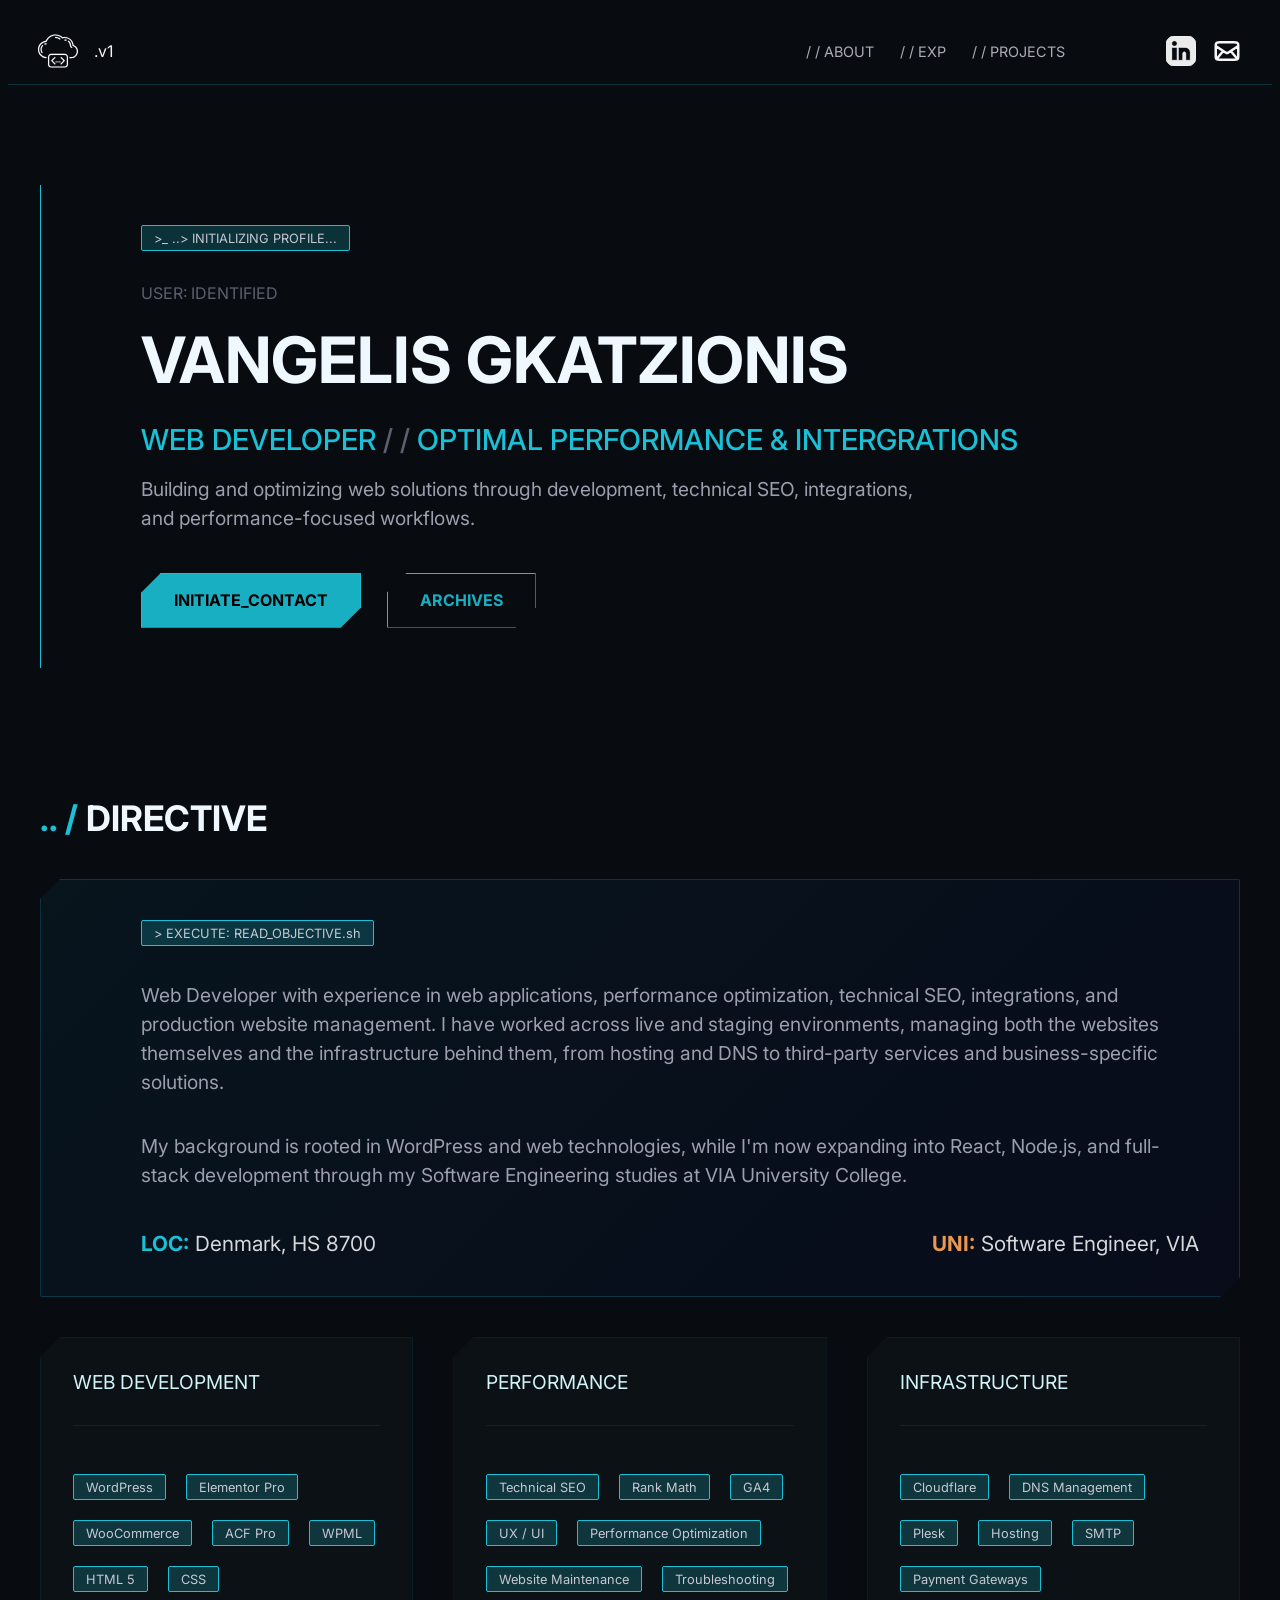
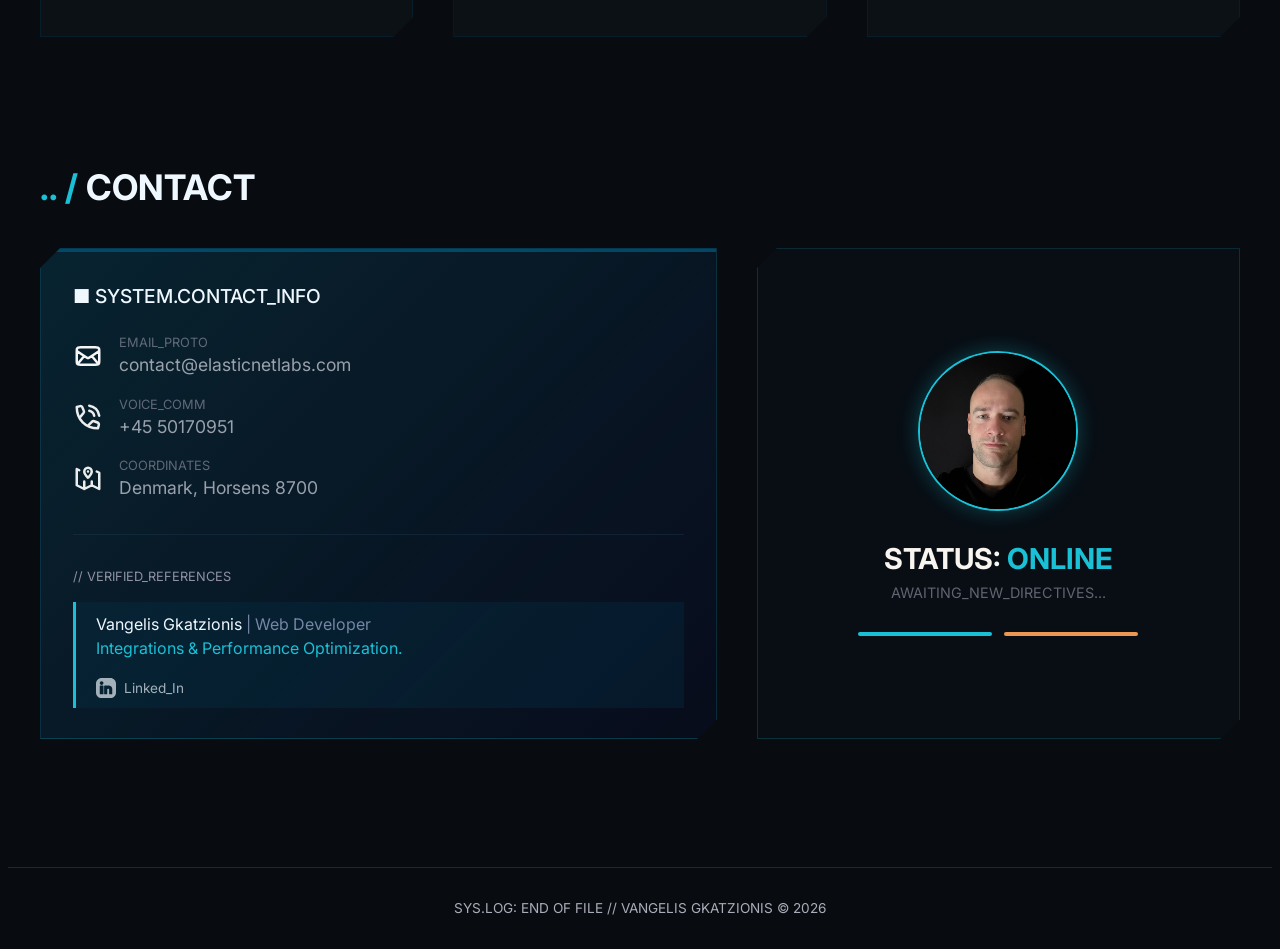
<file: index.html>
<!doctype html>
<html lang="en">
  <head>
    <meta charset="UTF-8" />
    <meta name="viewport" content="width=device-width, initial-scale=1.0" />
    <title>My Portfolio</title>
    <link rel="preconnect" href="https://fonts.googleapis.com" />
    <link rel="preconnect" href="https://fonts.gstatic.com" crossorigin />
    <link
      href="https://fonts.googleapis.com/css2?family=Inter:wght@400;500;700&display=swap"
      rel="stylesheet"
    />
    <link rel="stylesheet" href="css/resets.css" />
    <link rel="stylesheet" href="css/color-palette.css" />
    <link rel="stylesheet" href="css/fonts.css" />
    <link rel="stylesheet" href="css/nav-menu.css" />
    <link rel="stylesheet" href="css/styles.css" />
  </head>

  <body>
    <header>
      <nav class="navigation-wrapper">
        <div>
          <a href="index.html" id="web-tag">
            <img src="images/tag-icon.svg" alt="website logo" width="40" />
            <span id="logo-text">.v1</span>
          </a>
        </div>

        <ul class="mbtn" role="list">
          <li><a href="about.html">/ / ABOUT</a></li>
          <li><a href="exp.html">/ / EXP</a></li>
          <li><a href="projects.html">/ / PROJECTS</a></li>
        </ul>

        <div id="nav-social">
          <a
            href="https://www.linkedin.com/in/vangelis-gkatzionis/"
            target="_blank"
            rel="noopener noreferrer"
          >
            <img src="images/social-linkedin.svg" alt="LinkedIn" width="30" />
          </a>

          <a href="mailto:contact@elasticnetlabs.com">
            <img
              src="images/mail-me.svg"
              alt="Email icon in header menu"
              width="30"
            />
          </a>
        </div>
      </nav>
    </header>

    <main>
      <section id="hero-container">
        <div id="sub-hero-1">
          <span class="text-tag">>_ ..> INITIALIZING PROFILE...</span>

          <span id="hero-subtext">USER: IDENTIFIED</span>

          <h1>VANGELIS GKATZIONIS</h1>

          <h3>
            WEB DEVELOPER <span class="color-split-grey">/ /</span> OPTIMAL
            PERFORMANCE & INTERGRATIONS
          </h3>

          <p>
            Building and optimizing web solutions through development, technical
            SEO, integrations, and performance-focused workflows.
          </p>
        </div>

        <div id="sub-hero-2">
          <a id="button-hero-1" href="#home-contact-wrapper"
            >INITIATE_CONTACT</a
          >
          <a id="button-hero-2" href="projects.html">ARCHIVES</a>
        </div>
      </section>

      <div class="home-section-headlines">
        <h2><span>.. /</span> DIRECTIVE</h2>
      </div>

      <section id="home-about-wrapper">
        <div id="home-about-card">
          <span class="text-tag">> EXECUTE: READ_OBJECTIVE.sh</span>
          <p>
            Web Developer with experience in web applications, performance
            optimization, technical SEO, integrations, and production website
            management. I have worked across live and staging environments,
            managing both the websites themselves and the infrastructure behind
            them, from hosting and DNS to third-party services and
            business-specific solutions.
          </p>
          <p>
            My background is rooted in WordPress and web technologies, while I'm
            now expanding into React, Node.js, and full-stack development
            through my Software Engineering studies at VIA University College.
          </p>
          <div id="home-about-card-footer">
            <h4><span id="text-loc">LOC:</span> Denmark, HS 8700</h4>
            <h4><span id="text-cert">UNI:</span> Software Engineer, VIA</h4>
          </div>
        </div>
      </section>

      <section id="home-exp-card-wrapper">
        <div class="home-exp-card">
          <h3>WEB DEVELOPMENT</h3>
          <div class="divider"></div>
          <ul class="home-exp-card-inner" role="list">
            <li>WordPress</li>
            <li>Elementor Pro</li>
            <li>WooCommerce</li>
            <li>ACF Pro</li>
            <li>WPML</li>
            <li>HTML 5</li>
            <li>CSS</li>
          </ul>
        </div>
        <div class="home-exp-card">
          <h3>PERFORMANCE</h3>
          <div class="divider"></div>
          <ul class="home-exp-card-inner" role="list">
            <li>Technical SEO</li>
            <li>Rank Math</li>
            <li>GA4</li>
            <li>UX / UI</li>
            <li>Performance Optimization</li>
            <li>Website Maintenance</li>
            <li>Troubleshooting</li>
          </ul>
        </div>
        <div class="home-exp-card">
          <h3>INFRASTRUCTURE</h3>
          <div class="divider"></div>
          <ul class="home-exp-card-inner" role="list">
            <li>Cloudflare</li>
            <li>DNS Management</li>
            <li>Plesk</li>
            <li>Hosting</li>
            <li>SMTP</li>
            <li>Payment Gateways</li>
          </ul>
        </div>
      </section>

      <div class="home-section-headlines">
        <h2><span>.. /</span> CONTACT</h2>
      </div>

      <section id="home-contact-wrapper">
        <div id="home-contact-card-1">
          <h3><span id="square-typo">■</span> SYSTEM.CONTACT_INFO</h3>
          <div class="contact-row">
            <span class="icon">
              <img src="images/mail-me.svg" alt="small mail icon" width="30" />
            </span>
            <div class="contact-text">
              <span class="label">EMAIL_PROTO</span>
              <span class="value">contact@elasticnetlabs.com</span>
            </div>
          </div>
          <div class="contact-row">
            <span class="icon">
              <img
                src="images/phone-call.svg"
                alt="small phone icon"
                width="30"
              />
            </span>
            <div class="contact-text">
              <span class="label">VOICE_COMM</span>
              <span class="value">+45 50170951</span>
            </div>
          </div>
          <div class="contact-row">
            <span class="icon">
              <img src="images/my-map.svg" alt="small map icon" width="30" />
            </span>
            <div class="contact-text">
              <span class="label">COORDINATES</span>
              <span class="value">Denmark, Horsens 8700</span>
            </div>
          </div>

          <div class="divider"></div>
          <h5>// VERIFIED_REFERENCES</h5>

          <div class="contact-row-footer">
            <div class="contact-text">
              <span class="label-card-footer"
                >Vangelis Gkatzionis <span>| Web Developer</span></span
              >
              <span class="label-card-footer-2"
                >Integrations & Performance Optimization.</span
              >
              <a
                href="https://www.linkedin.com/in/vangelis-gkatzionis/"
                class="value-card-footer"
                target="_blank"
                rel="noopener noreferrer"
              >
                <svg
                  width="20"
                  height="20"
                  viewBox="0 0 32 32"
                  aria-label="LinkedIn"
                >
                  <path
                    fill="currentColor"
                    d="M23,0H9C4,0,0,4,0,9v14c0,5,4,9,9,9h14c5,0,9-4,9-9V9C32,4,28,0,23,0z M12,25c0,0.6-0.4,1-1,1H7c-0.6,0-1-0.4-1-1V13 c0-0.6,0.4-1,1-1h4c0.6,0,1,0.4,1,1V25z M9,11c-1.7,0-3-1.3-3-3s1.3-3,3-3s3,1.3,3,3S10.7,11,9,11z M26,25c0,0.6-0.4,1-1,1h-3 c-0.6,0-1-0.4-1-1v-3.5v-1v-2c0-0.8-0.7-1.5-1.5-1.5S18,17.7,18,18.5v2v1V25c0,0.6-0.4,1-1,1h-3c-0.6,0-1-0.4-1-1V13 c0-0.6,0.4-1,1-1h4c0.3,0,0.5,0.1,0.7,0.3c0.6-0.2,1.2-0.3,1.8-0.3c3,0,5.5,2.5,5.5,5.5V25z"
                  />
                </svg>

                Linked_In
              </a>
            </div>
          </div>
        </div>

        <div id="home-contact-card-2">
          <div class="profile-circle">
            <img src="images/selfie.jpg" alt="a photo of me" />
          </div>

          <div class="status-block">
            <h3>
              <span class="status-label">STATUS:</span>
              <span class="status-value">ONLINE</span>
            </h3>
            <h4>AWAITING_NEW_DIRECTIVES...</h4>
          </div>

          <div class="status-bars">
            <div class="bar bar-cyan"></div>
            <div class="bar bar-orange"></div>
          </div>
        </div>
      </section>
    </main>

    <footer>
      <div id="footer-wrapper">
        <h5>SYS.LOG: END OF FILE // VANGELIS GKATZIONIS © 2026</h5>
      </div>
    </footer>
  </body>
</html>
</file>
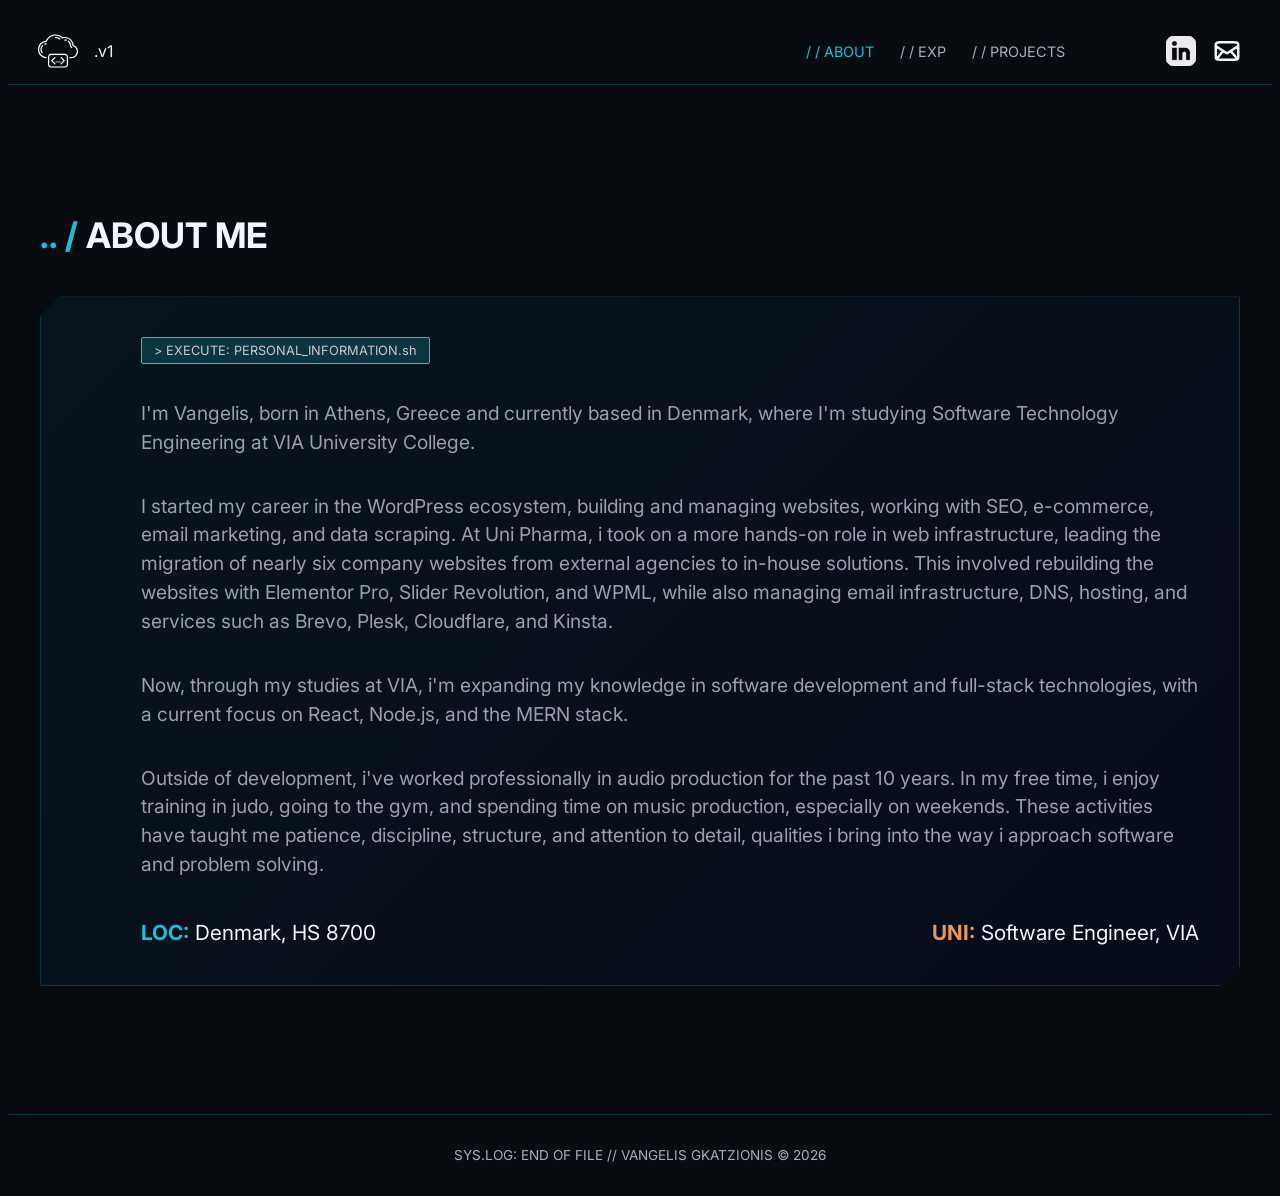
<file: about.html>
<!doctype html>
<html lang="en">
  <head>
    <meta charset="UTF-8" />
    <meta name="viewport" content="width=device-width, initial-scale=1.0" />
    <title>My Portfolio</title>
    <link rel="preconnect" href="https://fonts.googleapis.com" />
    <link rel="preconnect" href="https://fonts.gstatic.com" crossorigin />
    <link
      href="https://fonts.googleapis.com/css2?family=Inter:wght@400;500;700&display=swap"
      rel="stylesheet"
    />
    <link rel="stylesheet" href="css/resets.css" />
    <link rel="stylesheet" href="css/color-palette.css" />
    <link rel="stylesheet" href="css/fonts.css" />
    <link rel="stylesheet" href="css/nav-menu.css" />
    <link rel="stylesheet" href="css/styles.css" />
  </head>
  <body>
    <header>
      <nav class="navigation-wrapper">
        <div>
          <a href="index.html" id="web-tag">
            <img src="images/tag-icon.svg" alt="website logo" width="40" />
            <span id="logo-text">.v1</span>
          </a>
        </div>

        <ul class="mbtn" role="list">
          <li><a class="active" href="about.html">/ / ABOUT</a></li>
          <li><a href="exp.html">/ / EXP</a></li>
          <li><a href="projects.html">/ / PROJECTS</a></li>
        </ul>

        <div id="nav-social">
          <a
            href="https://www.linkedin.com/in/vangelis-gkatzionis/"
            target="_blank"
            rel="noopener noreferrer"
          >
            <img src="images/social-linkedin.svg" alt="LinkedIn" width="30" />
          </a>

          <a href="mailto:contact@elasticnetlabs.com">
            <img
              src="images/mail-me.svg"
              alt="Email icon in header menu"
              width="30"
            />
          </a>
        </div>
      </nav>
    </header>
    <main>
      <div class="home-section-headlines">
        <h2><span>.. /</span> ABOUT ME</h2>
      </div>

      <section>
        <div id="about-card">
          <span class="text-tag">> EXECUTE: PERSONAL_INFORMATION.sh</span>
          <p>
            I'm Vangelis, born in Athens, Greece and currently based in Denmark,
            where I'm studying Software Technology Engineering at VIA University
            College.
          </p>

          <p>
            I started my career in the WordPress ecosystem, building and
            managing websites, working with SEO, e-commerce, email marketing,
            and data scraping. At Uni Pharma, i took on a more hands-on role in
            web infrastructure, leading the migration of nearly six company
            websites from external agencies to in-house solutions. This involved
            rebuilding the websites with Elementor Pro, Slider Revolution, and
            WPML, while also managing email infrastructure, DNS, hosting, and
            services such as Brevo, Plesk, Cloudflare, and Kinsta.
          </p>

          <p>
            Now, through my studies at VIA, i'm expanding my knowledge in
            software development and full-stack technologies, with a current
            focus on React, Node.js, and the MERN stack.
          </p>

          <p>
            Outside of development, i've worked professionally in audio
            production for the past 10 years. In my free time, i enjoy training
            in judo, going to the gym, and spending time on music production,
            especially on weekends. These activities have taught me patience,
            discipline, structure, and attention to detail, qualities i bring
            into the way i approach software and problem solving.
          </p>
          <div id="card-footer">
            <h4><span id="text-loc">LOC:</span> Denmark, HS 8700</h4>
            <h4><span id="text-cert">UNI:</span> Software Engineer, VIA</h4>
          </div>
        </div>
      </section>
    </main>
    <footer>
      <div id="footer-wrapper">
        <h5>SYS.LOG: END OF FILE // VANGELIS GKATZIONIS © 2026</h5>
      </div>
    </footer>
  </body>
</html>
</file>
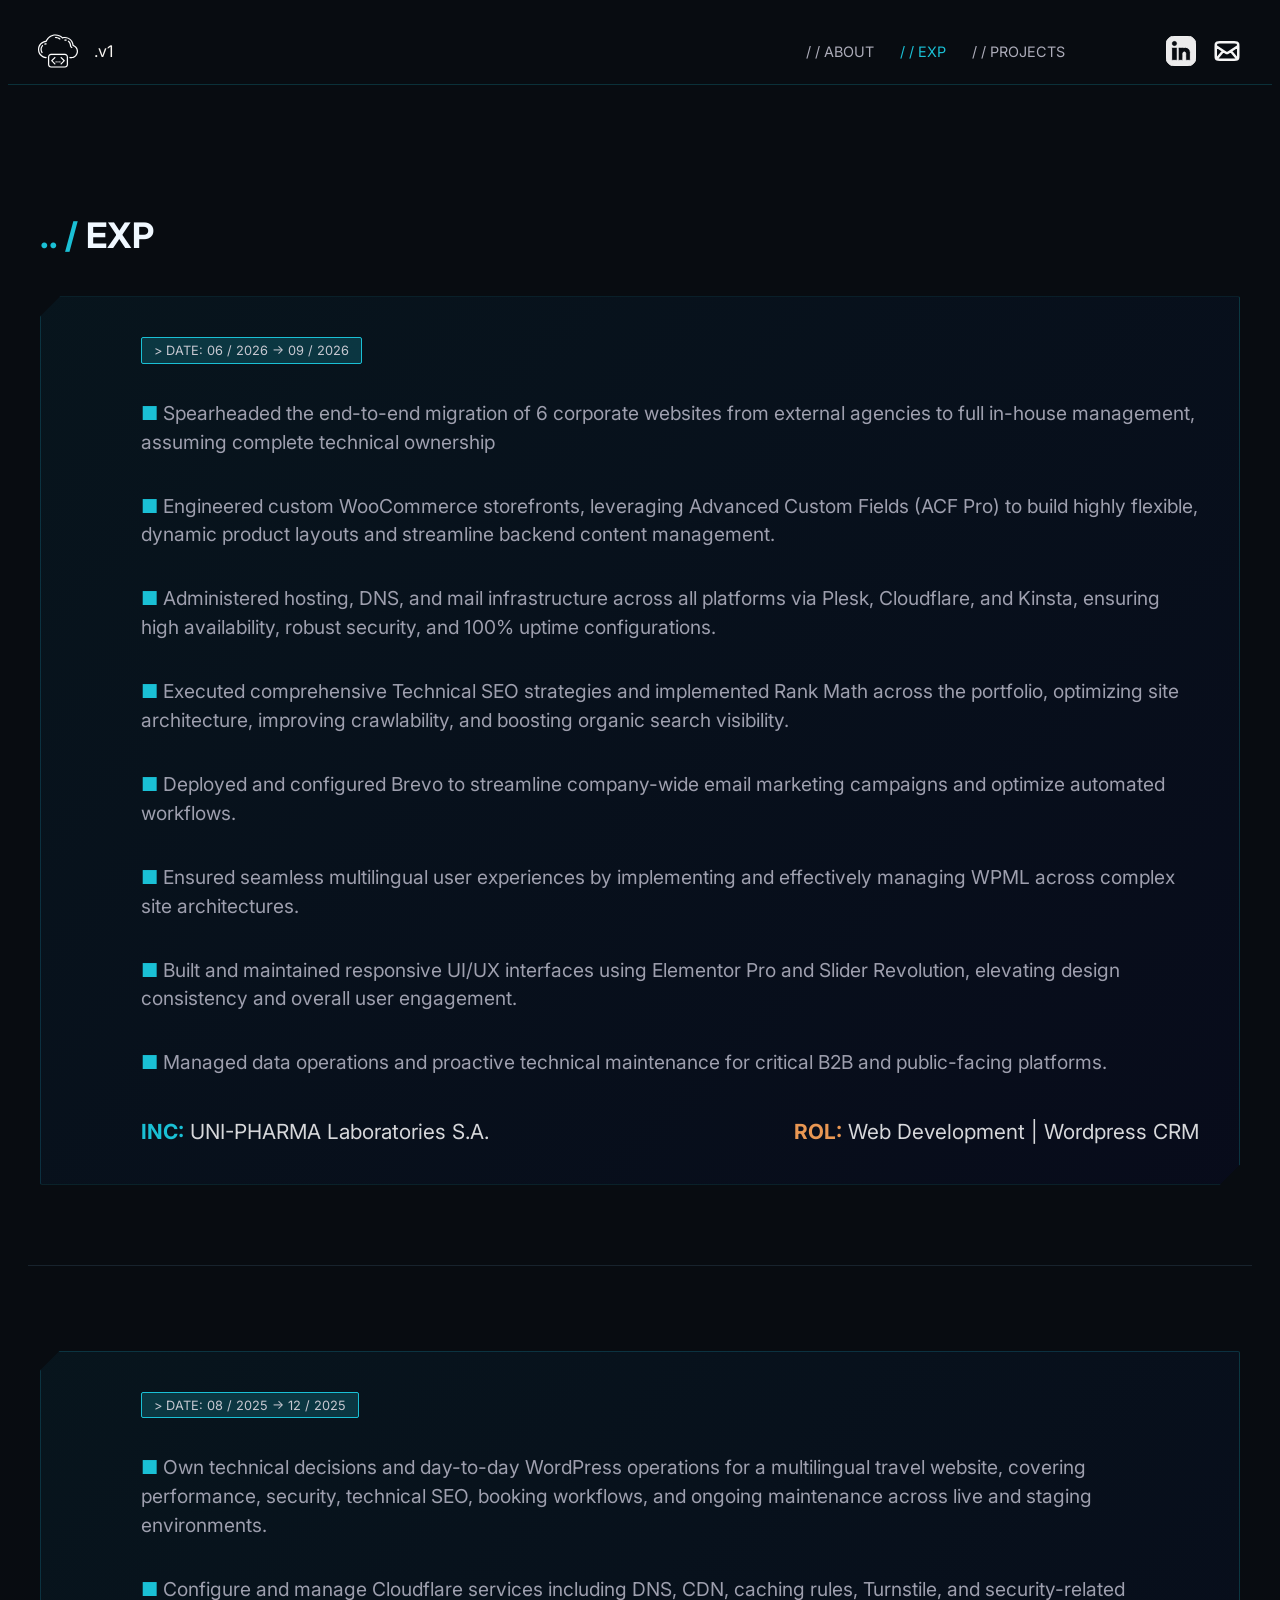
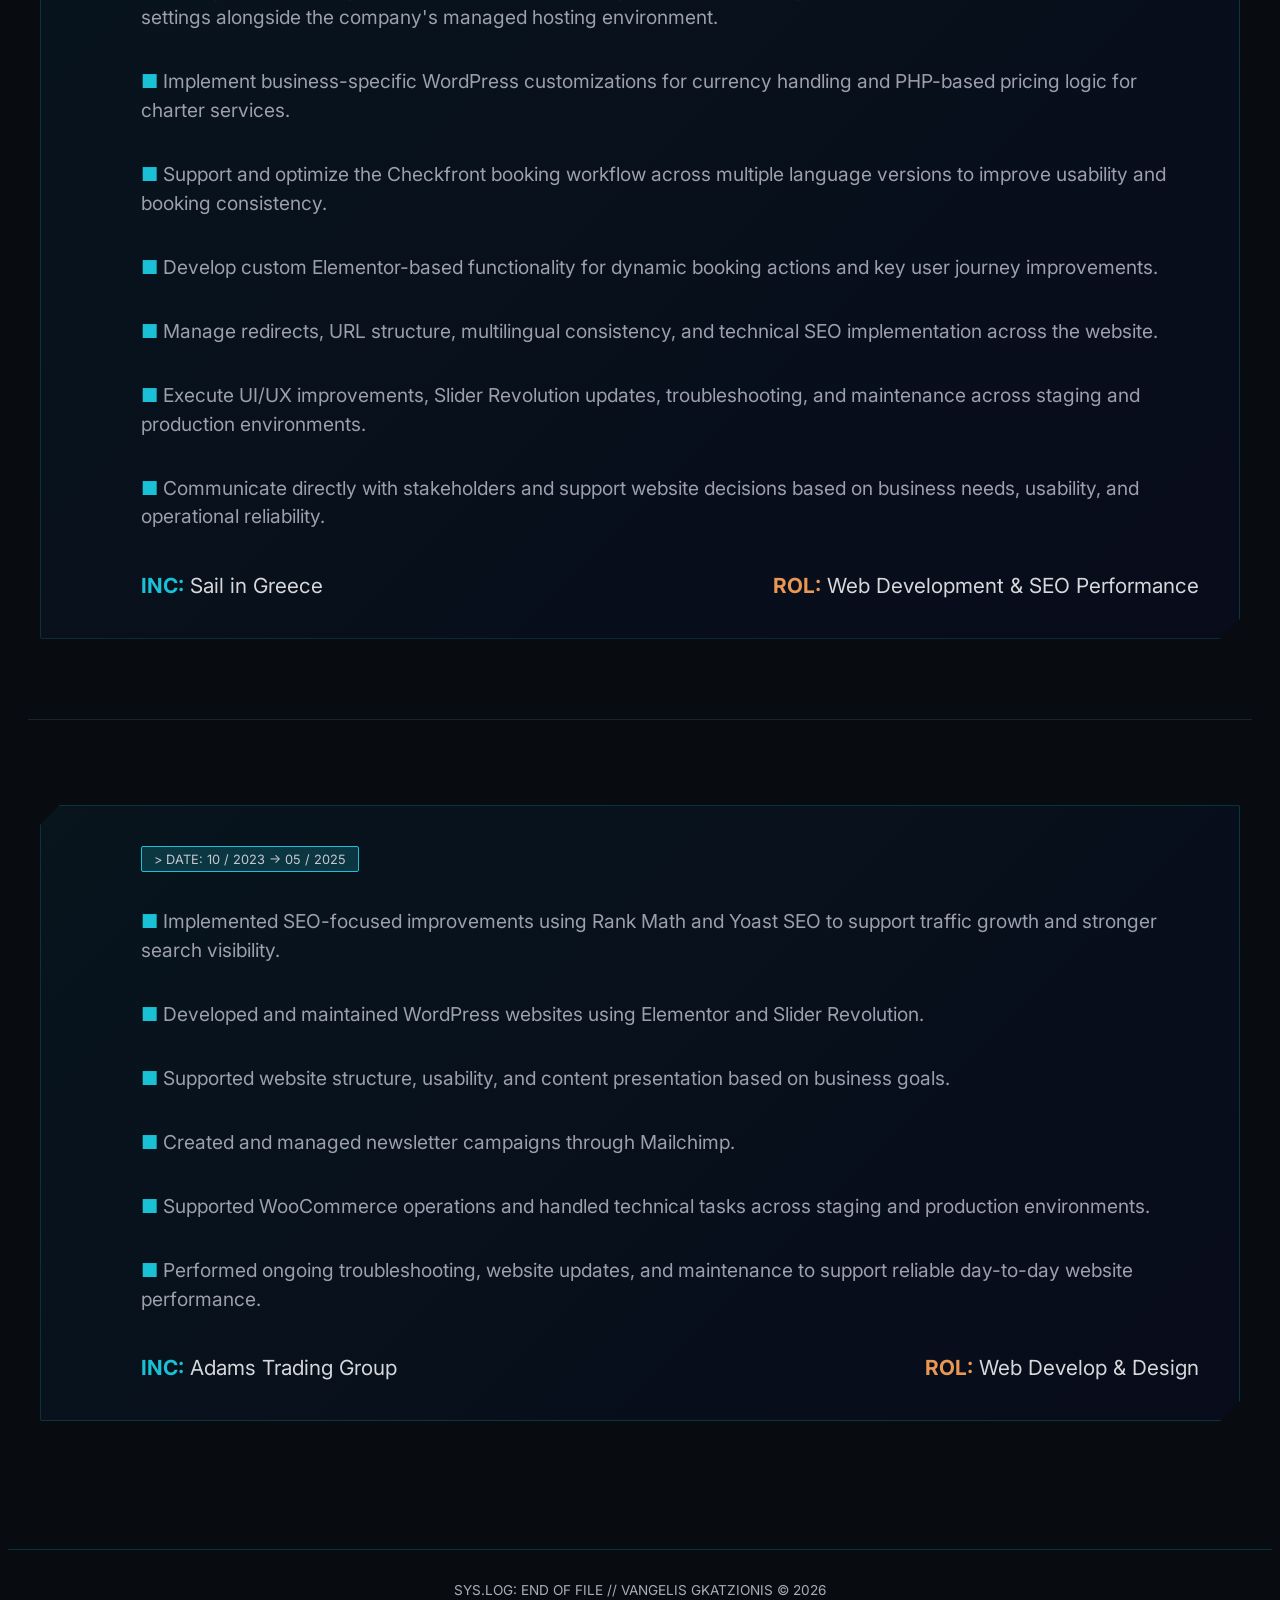
<file: exp.html>
<!doctype html>
<html lang="en">
  <head>
    <meta charset="UTF-8" />
    <meta name="viewport" content="width=device-width, initial-scale=1.0" />
    <title>My Portfolio</title>
    <link rel="preconnect" href="https://fonts.googleapis.com" />
    <link rel="preconnect" href="https://fonts.gstatic.com" crossorigin />
    <link
      href="https://fonts.googleapis.com/css2?family=Inter:wght@400;500;700&display=swap"
      rel="stylesheet"
    />
    <link rel="stylesheet" href="css/resets.css" />
    <link rel="stylesheet" href="css/color-palette.css" />
    <link rel="stylesheet" href="css/fonts.css" />
    <link rel="stylesheet" href="css/nav-menu.css" />
    <link rel="stylesheet" href="css/styles.css" />
  </head>
  <body>
    <header>
      <nav class="navigation-wrapper">
        <div>
          <a href="index.html" id="web-tag">
            <img src="images/tag-icon.svg" alt="website logo" width="40" />
            <span id="logo-text">.v1</span>
          </a>
        </div>

        <ul class="mbtn" role="list">
          <li><a href="about.html">/ / ABOUT</a></li>
          <li><a class="active" href="exp.html">/ / EXP</a></li>
          <li><a href="projects.html">/ / PROJECTS</a></li>
        </ul>

        <div id="nav-social">
          <a
            href="https://www.linkedin.com/in/vangelis-gkatzionis/"
            target="_blank"
            rel="noopener noreferrer"
          >
            <img
              src="images/social-linkedin.svg"
              alt="LinkedIn"
              width="30"
            />
          </a>

          <a href="mailto:contact@elasticnetlabs.com">
            <img
              src="images/mail-me.svg"
              alt="Email icon in header menu"
              width="30"
            />
          </a>
        </div>
      </nav>
    </header>
    <main>
      <div class="home-section-headlines">
        <h2><span>.. /</span> EXP</h2>
      </div>

      <section class="exp-wrapper">
        <div class="exp-card">
          <span class="exp-text-tag">> DATE: 06 / 2026 -> 09 / 2026</span>
          <p>
            <span class="square-typo">■</span> Spearheaded the end-to-end
            migration of 6 corporate websites from external agencies to full
            in-house management, assuming complete technical ownership
          </p>
          <p>
            <span class="square-typo">■</span> Engineered custom WooCommerce
            storefronts, leveraging Advanced Custom Fields (ACF Pro) to build
            highly flexible, dynamic product layouts and streamline backend
            content management.
          </p>
          <p>
            <span class="square-typo">■</span> Administered hosting, DNS, and
            mail infrastructure across all platforms via Plesk, Cloudflare, and
            Kinsta, ensuring high availability, robust security, and 100% uptime
            configurations.
          </p>
          <p>
            <span class="square-typo">■</span> Executed comprehensive Technical
            SEO strategies and implemented Rank Math across the portfolio,
            optimizing site architecture, improving crawlability, and boosting
            organic search visibility.
          </p>
          <p>
            <span class="square-typo">■</span> Deployed and configured Brevo to
            streamline company-wide email marketing campaigns and optimize
            automated workflows.
          </p>
          <p>
            <span class="square-typo">■</span> Ensured seamless multilingual
            user experiences by implementing and effectively managing WPML
            across complex site architectures.
          </p>
          <p>
            <span class="square-typo">■</span> Built and maintained responsive
            UI/UX interfaces using Elementor Pro and Slider Revolution,
            elevating design consistency and overall user engagement.
          </p>
          <p>
            <span class="square-typo">■</span> Managed data operations and
            proactive technical maintenance for critical B2B and public-facing
            platforms.
          </p>
          <div class="home-about-card-footer">
            <h4>
              <span class="text-loc">INC:</span> UNI-PHARMA Laboratories S.A.
            </h4>
            <h4>
              <span class="text-cert">ROL:</span> Web Development | Wordpress
              CRM
            </h4>
          </div>
        </div>
      </section>
      <div class="body-divider"></div>
      <section class="exp-wrapper">
        <div class="exp-card">
          <span class="exp-text-tag">> DATE: 08 / 2025 -> 12 / 2025 </span>
          <p>
            <span class="square-typo">■</span> Own technical decisions and
            day-to-day WordPress operations for a multilingual travel website,
            covering performance, security, technical SEO, booking workflows,
            and ongoing maintenance across live and staging environments.
          </p>
          <p>
            <span class="square-typo">■</span> Configure and manage Cloudflare
            services including DNS, CDN, caching rules, Turnstile, and
            security-related settings alongside the company's managed hosting
            environment.
          </p>
          <p>
            <span class="square-typo">■</span> Implement business-specific
            WordPress customizations for currency handling and PHP-based pricing
            logic for charter services.
          </p>
          <p>
            <span class="square-typo">■</span> Support and optimize the
            Checkfront booking workflow across multiple language versions to
            improve usability and booking consistency.
          </p>
          <p>
            <span class="square-typo">■</span> Develop custom Elementor-based
            functionality for dynamic booking actions and key user journey
            improvements.
          </p>
          <p>
            <span class="square-typo">■</span> Manage redirects, URL structure,
            multilingual consistency, and technical SEO implementation across
            the website.
          </p>
          <p>
            <span class="square-typo">■</span> Execute UI/UX improvements,
            Slider Revolution updates, troubleshooting, and maintenance across
            staging and production environments.
          </p>
          <p>
            <span class="square-typo">■</span> Communicate directly with
            stakeholders and support website decisions based on business needs,
            usability, and operational reliability.
          </p>
          <div class="home-about-card-footer">
            <h4><span class="text-loc">INC:</span> Sail in Greece</h4>
            <h4>
              <span class="text-cert">ROL:</span> Web Development & SEO
              Performance
            </h4>
          </div>
        </div>
      </section>
      <div class="body-divider"></div>
      <section class="exp-wrapper">
        <div class="exp-card">
          <span class="exp-text-tag">> DATE: 10 / 2023 -> 05 / 2025</span>
          <p>
            <span class="square-typo">■</span> Implemented SEO-focused
            improvements using Rank Math and Yoast SEO to support traffic growth
            and stronger search visibility.
          </p>
          <p>
            <span class="square-typo">■</span> Developed and maintained
            WordPress websites using Elementor and Slider Revolution.
          </p>
          <p>
            <span class="square-typo">■</span> Supported website structure,
            usability, and content presentation based on business goals.
          </p>
          <p>
            <span class="square-typo">■</span> Created and managed newsletter
            campaigns through Mailchimp.
          </p>
          <p>
            <span class="square-typo">■</span> Supported WooCommerce operations
            and handled technical tasks across staging and production
            environments.
          </p>
          <p>
            <span class="square-typo">■</span> Performed ongoing
            troubleshooting, website updates, and maintenance to support
            reliable day-to-day website performance.
          </p>
          <div class="home-about-card-footer">
            <h4><span class="text-loc">INC:</span> Adams Trading Group</h4>
            <h4><span class="text-cert">ROL:</span> Web Develop & Design</h4>
          </div>
        </div>
      </section>
    </main>
    <footer>
      <div id="footer-wrapper">
        <h5>SYS.LOG: END OF FILE // VANGELIS GKATZIONIS © 2026</h5>
      </div>
    </footer>
  </body>
</html>
</file>
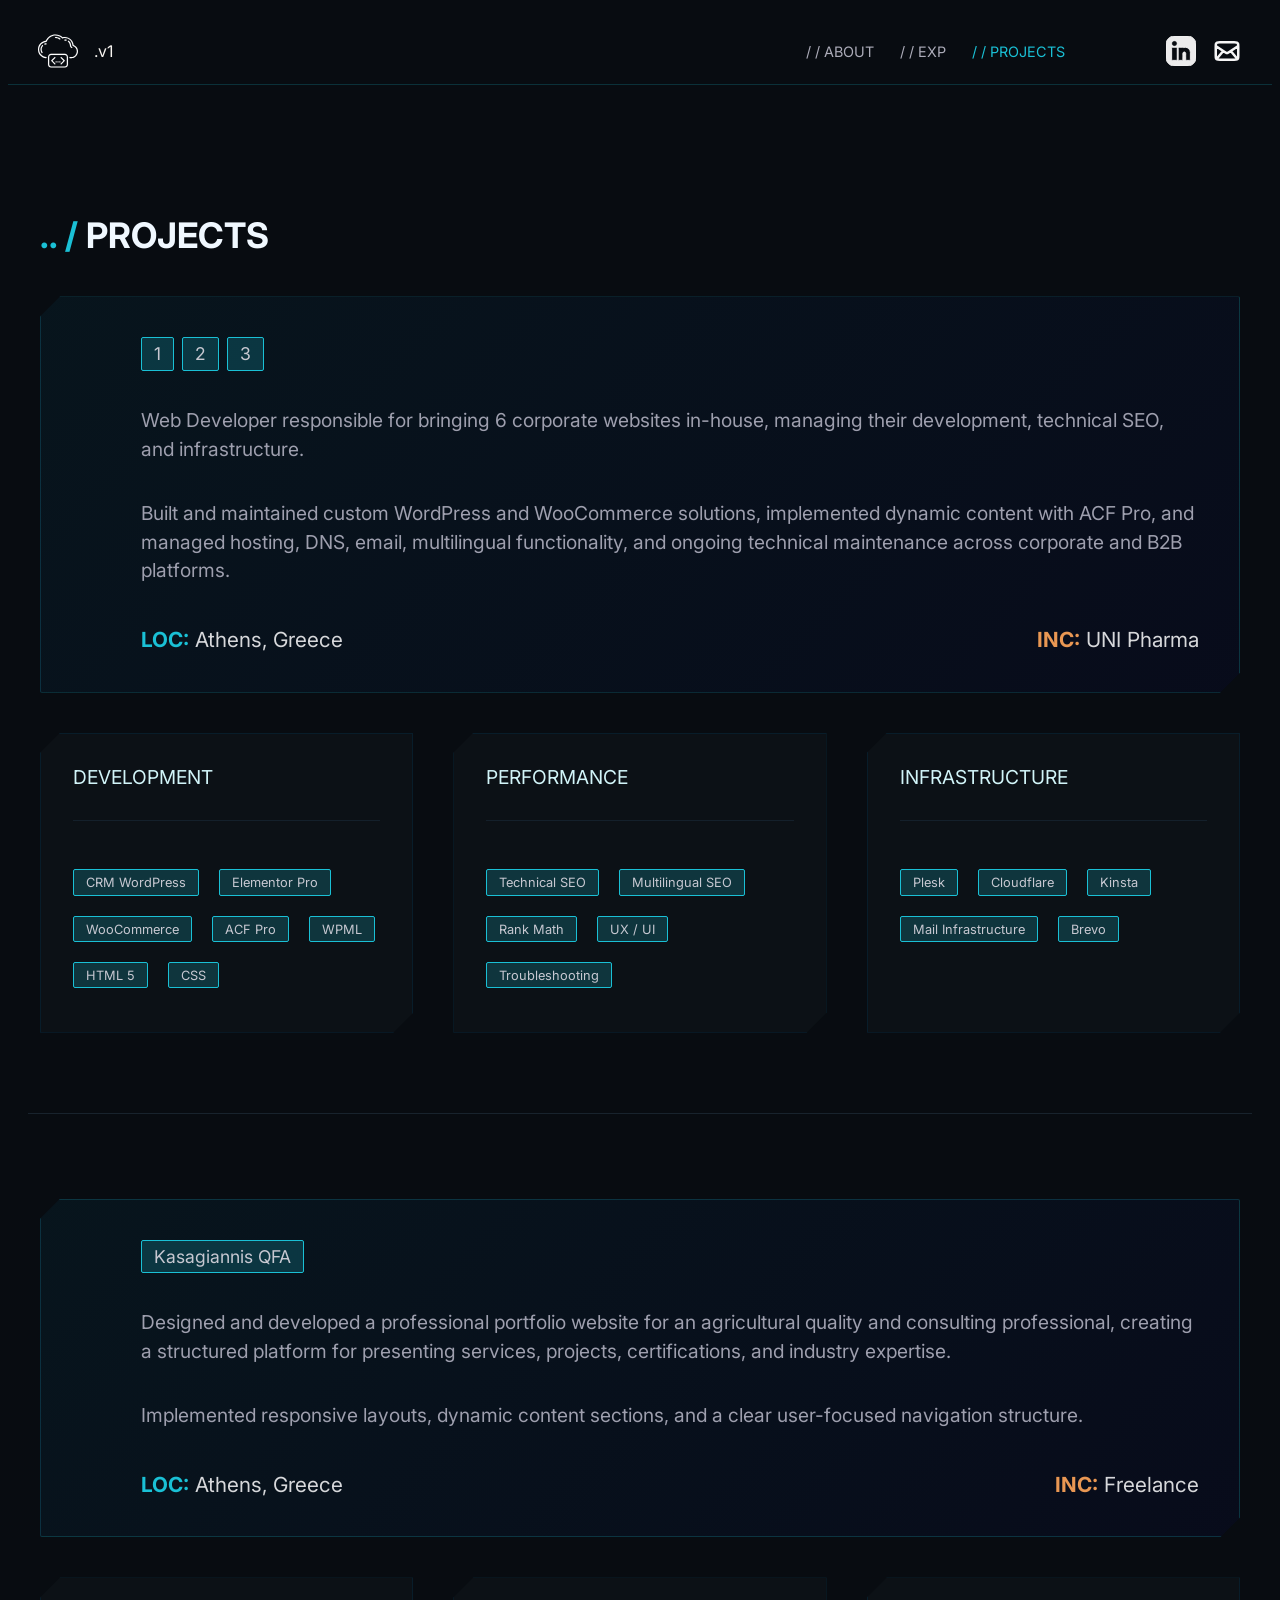
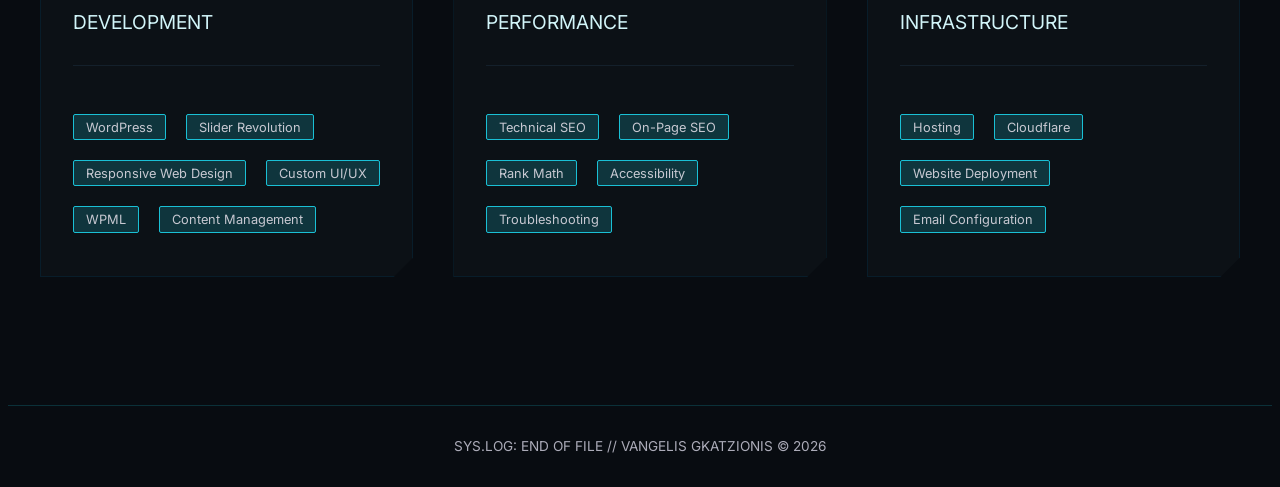
<file: projects.html>
<!doctype html>
<html lang="en">
  <head>
    <meta charset="UTF-8" />
    <meta name="viewport" content="width=device-width, initial-scale=1.0" />
    <title>My Portfolio</title>
    <link rel="preconnect" href="https://fonts.googleapis.com" />
    <link rel="preconnect" href="https://fonts.gstatic.com" crossorigin />
    <link
      href="https://fonts.googleapis.com/css2?family=Inter:wght@400;500;700&display=swap"
      rel="stylesheet"
    />
    <link rel="stylesheet" href="css/resets.css" />
    <link rel="stylesheet" href="css/color-palette.css" />
    <link rel="stylesheet" href="css/fonts.css" />
    <link rel="stylesheet" href="css/nav-menu.css" />
    <link rel="stylesheet" href="css/styles.css" />
  </head>
  <body>
    <header>
      <nav class="navigation-wrapper">
        <div>
          <a href="index.html" id="web-tag">
            <img src="images/tag-icon.svg" alt="webiste logo" width="40" />
            <span id="logo-text">.v1</span>
          </a>
        </div>

        <ul class="mbtn" role="list">
          <li><a href="about.html">/ / ABOUT</a></li>
          <li><a href="exp.html">/ / EXP</a></li>
          <li><a class="active" href="projects.html">/ / PROJECTS</a></li>
        </ul>

        <div id="nav-social">
          <a
            href="https://www.linkedin.com/in/vangelis-gkatzionis/"
            target="_blank"
            rel="noopener noreferrer"
          >
            <img src="images/social-linkedin.svg" alt="LinkedIn" width="30" />
          </a>

          <a href="mailto:contact@elasticnetlabs.com">
            <img
              src="
              images/mail-me.svg"
              alt="Email icon in header menu"
              width="30"
            />
          </a>
        </div>
      </nav>
    </header>
    <main>
      <div class="home-section-headlines">
        <h2><span>.. /</span> PROJECTS</h2>
      </div>

      <section class="project-desc-wrapper">
        <div class="project-desc-card">
          <div class="project-skil-tag-wrapper">
            <a
              href="https://the-skin-pharmacist.com/"
              target="_blank"
              rel="noopener noreferrer"
              >1</a
            >
            <a
              href="https://www.uni-pharma.gr/en/"
              target="_blank"
              rel="noopener noreferrer"
              >2</a
            >
            <a
              href="https://eva-intima.com/en/"
              target="_blank"
              rel="noopener noreferrer"
              >3</a
            >
          </div>
          <p>
            Web Developer responsible for bringing 6 corporate websites
            in-house, managing their development, technical SEO, and
            infrastructure.
          </p>
          <p>
            Built and maintained custom WordPress and WooCommerce solutions,
            implemented dynamic content with ACF Pro, and managed hosting, DNS,
            email, multilingual functionality, and ongoing technical maintenance
            across corporate and B2B platforms.
          </p>
          <div class="project-desc-card-footer">
            <h4><span class="text-proj-loc">LOC:</span> Athens, Greece</h4>
            <h4><span class="text-proj-cert">INC:</span> UNI Pharma</h4>
          </div>
        </div>
      </section>

      <section class="project-skill-wrapper">
        <div class="project-skill-card">
          <h3>DEVELOPMENT</h3>
          <div class="divider"></div>
          <ul class="project-skill-card-inner" role="list">
            <li>CRM WordPress</li>
            <li>Elementor Pro</li>
            <li>WooCommerce</li>
            <li>ACF Pro</li>
            <li>WPML</li>
            <li>HTML 5</li>
            <li>CSS</li>
          </ul>
        </div>
        <div class="home-exp-card">
          <h3>PERFORMANCE</h3>
          <div class="divider"></div>
          <ul class="home-exp-card-inner" role="list">
            <li>Technical SEO</li>
            <li>Multilingual SEO</li>
            <li>Rank Math</li>
            <li>UX / UI</li>
            <li>Troubleshooting</li>
          </ul>
        </div>
        <div class="home-exp-card">
          <h3>INFRASTRUCTURE</h3>
          <div class="divider"></div>
          <ul class="home-exp-card-inner" role="list">
            <li>Plesk</li>
            <li>Cloudflare</li>
            <li>Kinsta</li>
            <li>Mail Infrastructure</li>
            <li>Brevo</li>
          </ul>
        </div>
      </section>

      <div class="body-divider"></div>

      <section class="project-desc-wrapper">
        <div class="project-desc-card">
          <div class="project-skil-tag-wrapper">
            <a
              href="https://kasagiannisqfa360.com/"
              target="_blank"
              rel="noopener noreferrer"
              >Kasagiannis QFA</a
            >
          </div>
          <p>
            Designed and developed a professional portfolio website for an
            agricultural quality and consulting professional, creating a
            structured platform for presenting services, projects,
            certifications, and industry expertise.
          </p>
          <p>
            Implemented responsive layouts, dynamic content sections, and a
            clear user-focused navigation structure.
          </p>
          <div class="project-desc-card-footer">
            <h4><span class="text-proj-loc">LOC:</span> Athens, Greece</h4>
            <h4><span class="text-proj-cert">INC:</span> Freelance</h4>
          </div>
        </div>
      </section>

      <section class="project-skill-wrapper">
        <div class="project-skill-card">
          <h3>DEVELOPMENT</h3>
          <div class="divider"></div>
          <ul class="project-skill-card-inner" role="list">
            <li>WordPress</li>
            <li>Slider Revolution</li>
            <li>Responsive Web Design</li>
            <li>Custom UI/UX</li>
            <li>WPML</li>
            <li>Content Management</li>
          </ul>
        </div>
        <div class="home-exp-card">
          <h3>PERFORMANCE</h3>
          <div class="divider"></div>
          <ul class="home-exp-card-inner" role="list">
            <li>Technical SEO</li>
            <li>On-Page SEO</li>
            <li>Rank Math</li>
            <li>Accessibility</li>
            <li>Troubleshooting</li>
          </ul>
        </div>
        <div class="home-exp-card">
          <h3>INFRASTRUCTURE</h3>
          <div class="divider"></div>
          <ul class="home-exp-card-inner" role="list">
            <li>Hosting</li>
            <li>Cloudflare</li>
            <li>Website Deployment</li>
            <li>Email Configuration</li>
          </ul>
        </div>
      </section>
    </main>

    <footer>
      <div id="footer-wrapper">
        <h5>SYS.LOG: END OF FILE // VANGELIS GKATZIONIS © 2026</h5>
      </div>
    </footer>
  </body>
</html>
</file>
<file: css/color-palette.css>
:root {
  --grey-h: 236;
  --grey-s: 9;
  --orange-h: 27;
  --orange-s: 77;
  --midnight-h: 214;
  --midnight-s: 35;
  --light-blue-h: 187;
  --light-blue-s: 78;
  --light-blue-l: 47%;
  --grey-500: hsl(var(--grey-h) var(--grey-s) 65%);
  --orange-400: hsl(var(--orange-h) var(--orange-s) 62%);
  --midnight-950: hsl(var(--midnight-h) var(--midnight-s) 5%);
  --light-blue-200: hsl(var(--light-blue-h) var(--light-blue-s) 90%);
  --light-blue-400: hsl(
    var(--light-blue-h) var(--light-blue-s) var(--light-blue-l)
  );
  --light-blue-500: hsl(var(--light-blue-h) var(--light-blue-s) 43%);

  --light-blue-glass: hsl(
    var(--light-blue-h) var(--light-blue-s) var(--light-blue-l) / 0.2
  );

  --off-white: hsl(34, 33%, 96%);
  --blue-glow: hsla(187, 78%, 47%, 0.3);

  --color-paragraph: var(--grey-500);
  --color-background: var(--midnight-950);
  --color-text: var(--off-white);
  --color-border: var(--light-blue-400);
  --color-split-blue: var(--light-blue-400);
  --color-split-orange: var(--orange-400);
  --color-tag-back: var(--light-blue-glass);
  --color-button: var(--light-blue-500);
}
</file>
<file: css/fonts.css>
:root {
  --font-primary: "Inter", sans-serif;
}

body {
  font-family: var(--font-primary);
  background-color: var(--color-background);
  color: aliceblue;
}

h1 {
  font-family: var(--font-primary);
  font-weight: 700;
  font-size: clamp(2.5rem, 5vw, 5rem);
  line-height: 1.1;
  margin: 0;
}

h2 {
  font-size: clamp(1.8rem, 3vw, 2.2rem);
  font-weight: 700;
  line-height: 1.2;
}

h3 {
  font-size: clamp(0.5rem, 2.5vw, 1.75rem);
  font-weight: 700;
  line-height: 1.1;
}

h4 {
  font-size: clamp(0.9rem, 2.5vw, 1.3rem);
  font-weight: 400;
}

p {
  font-size: clamp(0.9rem, 2vw, 1.2rem);
  line-height: 1.5;
  font-weight: 400;
  color: var(--color-paragraph);
}
</file>
<file: css/nav-menu.css>
header {
  position: sticky;
  top: 0px;
  z-index: 100;
  background-color: var(--color-background);
}

.navigation-wrapper {
  display: grid;
  grid-template-columns: auto 1fr auto;
  align-items: center;
  width: 100%;
  max-width: 1500px;
  margin: 0 auto;
  margin-top: 10px;
  padding: 5px 10px 5px 10px;
  gap: 1rem;
  border-bottom: 1px solid var(--color-tag-back);
}

#web-tag {
  display: flex;
  align-items: center;
  grid-column: 1;
  gap: 1rem;
  justify-self: start;
  margin-left: 20px;
  color: var(--off-white);
  text-decoration: none;
  font-size: 1.2rem;
  line-height: 1.4rem;
}

#logo-text {
  font-size: 1rem;
}

.mbtn {
  display: flex;
  flex-direction: row;
  grid-column: 2;
  justify-self: end;
  align-items: center;
  list-style: none;
  flex-wrap: wrap;
  margin-right: 5rem;
  gap: 1rem;
}

.mbtn a {
  position: relative;
  font-size: 0.9rem;
  padding: 5px 5px 10px 5px;
  text-decoration: none;
  color: hsla(237, 9%, 70%, 1);
  transition: color 0.3s ease;
}

.mbtn a::after {
  content: "";
  position: absolute;
  bottom: 0;
  left: 0;
  width: 100%;
  height: 2px;
  background-color: var(--color-split-blue);
  transform: scaleX(0);
  transform-origin: left;
  transition: transform 0.3s ease;
}

.mbtn a:hover {
  color: var(--color-split-blue);
}

.mbtn a:hover::after {
  transform: scaleX(1);
}

.mbtn a.active {
  color: var(--color-split-blue);
}

#nav-social {
  display: flex;
  flex-direction: row;
  grid-column: 3;
  gap: 1rem;
  margin-right: 20px;
}

#footer-wrapper {
  display: flex;
  flex-direction: row;
  width: 100%;
  margin: 0 auto;
  margin-top: clamp(5rem, 10vw, 10rem);
  padding: 30px 0px 30px 0px;
  align-items: center;
  justify-content: center;
  border-top: 1px solid var(--color-tag-back);
}

#footer-wrapper > h5 {
  margin: 0%;
  font-size: 0.85rem;
  font-weight: 400;
  color: hsla(237, 9%, 70%, 1);
}

@media (max-width: 768px) {
  .navigation-wrapper {
    grid-template-columns: 1fr;
    justify-items: center;
    gap: 0.75rem;
    padding: 10px;
  }

  #web-tag {
    grid-column: 1;
    justify-self: center;
    margin-left: 0;
  }

  .mbtn {
    grid-column: 1;
    justify-self: center;
    margin-right: 0;
    flex-wrap: wrap;
    justify-content: center;
  }

  #nav-social {
    display: none;
  }
}
</file>
<file: css/styles.css>
body {
  display: grid;
  grid-template-rows: auto 1fr auto;
  min-height: 100vh;
}

header,
main,
footer {
  min-width: 0;
}

main {
  padding-left: 20px;
  padding-right: 20px;
}

.color-split-grey {
  color: hsl(236 9% 40%);
}

#hero-container {
  display: flex;
  flex-direction: column;
  align-items: flex-start;
  width: 100%;
  max-width: 1200px;
  margin: 0 auto;
  margin-top: 100px;
  padding: clamp(1.5rem, 5vw, 2.5rem) clamp(1.5rem, 5vw, 2.5rem)
    clamp(1.5rem, 5vw, 2.5rem) clamp(1.5rem, 8vw, 6.25rem);
  border-left: 1px solid var(--color-border);
}

#sub-hero-1 {
  display: flex;
  flex-direction: column;
  flex-wrap: wrap;
  align-items: flex-start;
  width: 100%;
  max-width: 100%;
}

.text-tag {
  background-color: var(--color-tag-back);
  padding: 3px 12px 2px 12px;
  font-size: 0.8rem;
  border: 1px solid var(--color-border);
  border-radius: 2px;
  color: hsl(var(--grey-h) var(--grey-s) 80%);
}

#hero-subtext {
  margin-top: 30px;
  color: hsl(236 9% 40%);
}

#sub-hero-1 > h1 {
  margin-top: 20px;
}

#sub-hero-1 > h3 {
  color: var(--color-split-blue);
  font-size: clamp(1.3rem, 4vw, 1.8rem);
  font-weight: 500;
}

#sub-hero-1 p {
  max-width: 66ch;
}

#sub-hero-2 {
  display: flex;
  flex-direction: row;
  flex-wrap: wrap;
  gap: clamp(0.75rem, 2vw, 2rem);
  margin-top: 40px;
}

#sub-hero-2 a {
  padding: clamp(0.6rem, 1.5vw, 0.9rem) clamp(1.2rem, 3vw, 2rem);
  white-space: nowrap;
  text-decoration: none;
  clip-path: polygon(
    20px 0,
    100% 0,
    100% calc(100% - 20px),
    calc(100% - 20px) 100%,
    0 100%,
    0 20px
  );
}

#button-hero-1 {
  background-color: var(--color-button);
  transition: background-color 0.1s ease-in;
  border: 1px solid var(--color-border);
  color: black;
  font-weight: 700;
}

#button-hero-1:hover {
  background-color: hsl(187, 78%, 70%);
}

#button-hero-2 {
  border: 1px solid var(--color-border);
  transition: background-color 0.1s ease-in;
  color: var(--color-button);
  font-weight: 700;
}

#button-hero-2:hover {
  background-color: var(--color-tag-back);
  color: var(--color-button);
  border-color: hsl(187, 78%, 60%);
}

.home-section-headlines {
  display: flex;
  flex-direction: column;
  align-items: flex-start;
  width: 100%;
  max-width: 1200px;
  margin: 0 auto;
  margin-top: 100px;
}

.home-section-headlines span {
  color: var(--color-split-blue);
}

#home-about-wrapper {
  display: flex;
  flex-direction: column;
  align-items: flex-start;
  width: 100%;
  max-width: 1200px;
  margin: 0 auto;
}

#home-about-card {
  display: flex;
  flex-direction: row;
  flex-wrap: wrap;
  gap: clamp(0.75rem, 2vw, 1rem);
  margin-top: 40px;
  padding: clamp(1.5rem, 5vw, 2.5rem) clamp(1.5rem, 5vw, 2.5rem)
    clamp(1.5rem, 5vw, 2.5rem) clamp(1.5rem, 8vw, 6.25rem);
  clip-path: polygon(
    20px 0,
    100% 0,
    100% calc(100% - 20px),
    calc(100% - 20px) 100%,
    0 100%,
    0 20px
  );
  background: linear-gradient(
    135deg,
    hsla(197, 81%, 17%, 0.2),
    hsla(236, 79%, 15%, 0.2)
  );
  border: 1px solid var(--color-tag-back);
  border-radius: 2px;
}

#home-about-card-footer {
  display: flex;
  flex-direction: row;
  align-items: center;
  width: 100%;
  justify-content: space-between;
  gap: 30px;
}

#home-about-card-footer > h4 {
  color: #d7d8db;
}

#text-loc {
  color: var(--color-split-blue);
  font-weight: 700;
}

#text-cert {
  color: var(--color-split-orange);
  font-weight: 700;
}

#home-exp-card-wrapper {
  display: grid;
  grid-template-columns: repeat(auto-fit, minmax(280px, 1fr));
  align-items: start;
  width: 100%;
  max-width: 1200px;
  margin: 0 auto;
  margin-top: 40px;
  gap: 2.5rem;
}

.home-exp-card {
  display: flex;
  flex-direction: column;
  align-items: flex-start;
  width: 100%;
  gap: 1rem;
  padding: clamp(0.6rem, 1.5vw, 0.9rem) clamp(1.2rem, 3vw, 2rem);
  height: 300px;
  min-height: fit-content;
  clip-path: polygon(
    20px 0,
    100% 0,
    100% calc(100% - 20px),
    calc(100% - 20px) 100%,
    0 100%,
    0 20px
  );
  background-color: hsla(196, 23%, 9%, 0.427);
  border: 1px solid hsla(198, 100%, 16%, 0.33);
}

.home-exp-card > h3 {
  font-size: 1.2rem;
  font-weight: 400;
  color: var(--light-blue-200);
}

.home-exp-card-inner {
  display: flex;
  flex-direction: row;
  flex-wrap: wrap;
  align-items: flex-start;
  padding: 0px;
  gap: clamp(0.75rem, 2vw, 1.25rem);
  width: 100%;
}

.home-exp-card-inner > li {
  background-color: var(--color-tag-back);
  padding: 3px 12px 2px 12px;
  font-size: 0.8rem;
  border: 1px solid var(--color-border);
  border-radius: 2px;
  color: hsl(var(--grey-h) var(--grey-s) 80%);
}

#home-contact-wrapper {
  display: grid;
  grid-template-columns: minmax(0, 1.4fr) minmax(0, 1fr);
  gap: 2rem;
  align-items: stretch;
  width: 100%;
  max-width: 1200px;
  margin: 0 auto;
  margin-top: 40px;
  gap: 2.5rem;
}

@media (max-width: 900px) {
  #home-contact-wrapper {
    grid-template-columns: 1fr;
  }
}

#home-contact-card-1 {
  display: flex;
  flex-direction: column;
  align-items: flex-start;
  width: 100%;
  gap: 1rem;
  padding: clamp(0.6rem, 1.5vw, 0.9rem) clamp(1.2rem, 3vw, 2rem);
  padding-bottom: 30px;
  clip-path: polygon(
    20px 0,
    100% 0,
    100% calc(100% - 20px),
    calc(100% - 20px) 100%,
    0 100%,
    0 20px
  );
  background: linear-gradient(
    135deg,
    hsla(197, 81%, 17%, 0.5),
    hsla(236, 79%, 15%, 0.2)
  );
  border: 1px solid var(--color-tag-back);
  border-top: 4px solid rgba(3, 79, 111, 0.906);
}

.square-typo {
  color: var(--color-split-blue);
}

#home-contact-card-1 > h3 {
  font-size: 1.2rem;
  font-weight: 500;
  margin-bottom: 10px;
}

.contact-row {
  display: flex;
  align-items: center;
  gap: 1rem;
}

.label {
  font-size: 0.8rem;
  font-weight: 400;
  color: hsla(237, 9%, 60%, 0.656);
}

.value {
  font-size: 1.1rem;
  font-weight: 400;
  color: hsla(235, 15%, 86%, 0.708);
}

.contact-text {
  display: flex;
  flex-direction: column;
  gap: 0p;
}

.divider {
  height: 1px;
  background-color: hsla(207, 42%, 33%, 0.222);
  width: 100%;
  margin: 1rem 0;
}

.body-divider {
  height: 1px;
  background-color: hsla(207, 41%, 59%, 0.16);
  width: 100%;
  max-width: 1600px;
  margin: auto;
  margin-top: 80px;
  margin-bottom: 45px;
}

#home-contact-card-1 > h5 {
  font-size: 0.8rem;
  font-weight: 400;
  margin: 0;
  color: hsl(236 9% 60%);
}

.contact-row-footer {
  display: flex;
  align-items: center;
  gap: 1rem;
  background-color: hsla(198, 100%, 16%, 0.274);
  width: 100%;
  padding: 10px;
  padding-left: 20px;
  border-left: 3px solid var(--light-blue-400);
}

.label-card-footer > span {
  color: rgb(118, 134, 164);
}

.label-card-footer-2 {
  color: var(--light-blue-400);
  margin-bottom: 8px;
}

.value-card-footer {
  display: flex;
  flex-direction: row;
  gap: 0.5rem;
  width: fit-content;
  color: rgb(163, 176, 186);
  text-decoration: none;
  font-size: 0.85rem;
  margin-top: 10px;
  transition: color ease 0.2s;
}

.value-card-footer:hover {
  color: var(--color-split-orange);
}

#home-contact-card-2 {
  display: flex;
  flex-direction: column;
  align-items: center;
  justify-content: center;
  gap: 2rem;
  width: 100%;
  height: 100%;
  padding: clamp(1.5rem, 5vw, 2.5rem);
  text-align: center;
  clip-path: polygon(
    20px 0,
    100% 0,
    100% calc(100% - 20px),
    calc(100% - 20px) 100%,
    0 100%,
    0 20px
  );
  border: 1px solid var(--color-tag-back);
  background-color: hsla(198, 100%, 16%, 0.05);
}

.profile-circle {
  display: flex;
  align-items: center;
  justify-content: center;
  overflow: hidden;
  width: 160px;
  height: 160px;
  border-radius: 50%;
  border: 2px solid var(--color-border);
  box-shadow: 0 0 20px var(--blue-glow);
}

.profile-circle img {
  width: 100%;
  height: 100%;
  object-fit: cover;
}

.status-block h3 {
  font-size: clamp(1.3rem, 3vw, 1.8rem);
  font-weight: 700;
  margin: 0;
}

.status-label {
  color: var(--off-white);
}

.status-value {
  color: var(--color-split-blue);
}

.status-block h4 {
  font-size: 0.9rem;
  color: hsla(237, 9%, 60%, 0.656);
  margin: 0.6rem 0 0;
}

.status-bars {
  display: flex;
  flex-direction: row;
  gap: 0.75rem;
  width: 100%;
  max-width: 280px;
}

.bar {
  height: 4px;
  flex: 1;
  border-radius: 2px;
}

.bar-cyan {
  background-color: var(--color-split-blue);
}

.bar-orange {
  background-color: var(--color-split-orange);
}

#about-card {
  display: flex;
  flex-direction: row;
  flex-wrap: wrap;
  width: 100%;
  max-width: 1200px;
  margin: 0 auto;
  gap: clamp(0.75rem, 2vw, 1rem);
  margin-top: 40px;
  padding: clamp(1.5rem, 5vw, 2.5rem) clamp(1.5rem, 5vw, 2.5rem)
    clamp(1.5rem, 5vw, 2.5rem) clamp(1.5rem, 8vw, 6.25rem);
  clip-path: polygon(
    20px 0,
    100% 0,
    100% calc(100% - 20px),
    calc(100% - 20px) 100%,
    0 100%,
    0 20px
  );
  background: linear-gradient(
    135deg,
    hsla(197, 81%, 17%, 0.2),
    hsla(236, 79%, 15%, 0.2)
  );
  border: 1px solid var(--color-tag-back);
  border-radius: 2px;
}

#card-footer {
  display: flex;
  flex-direction: row;
  align-items: center;
  width: 100%;
  justify-content: space-between;
  gap: 30px;
}

#about-card-footer > h4 {
  color: #d7d8db;
}

#text-loc {
  color: var(--color-split-blue);
  font-weight: 700;
}

#text-cert {
  color: var(--color-split-orange);
  font-weight: 700;
}

.exp-wrapper {
  display: flex;
  flex-direction: column;
  align-items: flex-start;
  width: 100%;
  max-width: 1200px;
  margin: 0 auto;
}

.exp-card {
  display: flex;
  flex-direction: row;
  flex-wrap: wrap;
  gap: clamp(0.75rem, 2vw, 1rem);
  margin-top: 40px;
  padding: clamp(1.5rem, 5vw, 2.5rem) clamp(1.5rem, 5vw, 2.5rem)
    clamp(1.5rem, 5vw, 2.5rem) clamp(1.5rem, 8vw, 6.25rem);
  clip-path: polygon(
    20px 0,
    100% 0,
    100% calc(100% - 20px),
    calc(100% - 20px) 100%,
    0 100%,
    0 20px
  );
  background: linear-gradient(
    135deg,
    hsla(197, 81%, 17%, 0.2),
    hsla(236, 79%, 15%, 0.2)
  );
  border: 1px solid var(--color-tag-back);
  border-radius: 2px;
}

.exp-text-tag {
  background-color: var(--color-tag-back);
  padding: 3px 12px 2px 12px;
  font-size: 0.8rem;
  border: 1px solid var(--color-border);
  border-radius: 2px;
  color: hsl(var(--grey-h) var(--grey-s) 80%);
}

.home-about-card-footer {
  display: flex;
  flex-direction: row;
  align-items: center;
  width: 100%;
  justify-content: space-between;
  gap: 30px;
}

.home-about-card-footer > h4 {
  color: #d7d8db;
}

.text-loc {
  color: var(--color-split-blue);
  font-weight: 700;
}

.text-cert {
  color: var(--color-split-orange);
  font-weight: 700;
}

.project-desc-wrapper {
  display: flex;
  flex-direction: column;
  align-items: flex-start;
  width: 100%;
  max-width: 1200px;
  margin: 0 auto;
}

.project-desc-card {
  display: flex;
  flex-direction: row;
  flex-wrap: wrap;
  gap: clamp(0.75rem, 2vw, 1rem);
  margin-top: 40px;
  padding: clamp(1.5rem, 5vw, 2.5rem) clamp(1.5rem, 5vw, 2.5rem)
    clamp(1.5rem, 5vw, 2.5rem) clamp(1.5rem, 8vw, 6.25rem);
  clip-path: polygon(
    20px 0,
    100% 0,
    100% calc(100% - 20px),
    calc(100% - 20px) 100%,
    0 100%,
    0 20px
  );
  background: linear-gradient(
    135deg,
    hsla(197, 81%, 17%, 0.2),
    hsla(236, 79%, 15%, 0.2)
  );
  border: 1px solid var(--color-tag-back);
  border-radius: 2px;
}

.project-desc-card-footer {
  display: flex;
  flex-direction: row;
  align-items: center;
  width: 100%;
  justify-content: space-between;
  gap: 30px;
}

.project-desc-card-footer > h4 {
  color: #d7d8db;
}

.text-proj-loc {
  color: var(--color-split-blue);
  font-weight: 700;
}

.text-proj-cert {
  color: var(--color-split-orange);
  font-weight: 700;
}

.project-skill-wrapper {
  display: grid;
  grid-template-columns: repeat(auto-fit, minmax(280px, 1fr));
  align-items: start;
  width: 100%;
  max-width: 1200px;
  margin: 0 auto;
  margin-top: 40px;
  gap: 2.5rem;
}

.project-skill-card {
  display: flex;
  flex-direction: column;
  align-items: flex-start;
  width: 100%;
  gap: 1rem;
  padding: clamp(0.6rem, 1.5vw, 0.9rem) clamp(1.2rem, 3vw, 2rem);
  height: 300px;
  min-height: fit-content;
  clip-path: polygon(
    20px 0,
    100% 0,
    100% calc(100% - 20px),
    calc(100% - 20px) 100%,
    0 100%,
    0 20px
  );
  background-color: hsla(196, 23%, 9%, 0.427);
  border: 1px solid hsla(198, 100%, 16%, 0.33);
}

.project-skil-tag-wrapper {
  display: flex;
  flex-direction: row;
  gap: 0.5rem;
}

.project-skil-tag-wrapper a {
  background-color: var(--color-tag-back);
  padding: 3px 12px 2px 12px;
  font-size: 1.1rem;
  border: 1px solid var(--color-border);
  border-radius: 2px;
  color: hsl(var(--grey-h) var(--grey-s) 80%);
  transition: background-color ease 0.2s;
  text-decoration: none;
}

.project-skil-tag-wrapper a:hover {
  background-color: var(--color-split-blue);
  padding: 3px 12px 2px 12px;
  font-size: 1.1rem;
  border: 1px solid var(--color-border);
  border-radius: 2px;
  color: hsl(var(--grey-h) var(--grey-s) 10%);
}

.project-skill-card > h3 {
  font-size: 1.2rem;
  font-weight: 400;
  color: var(--light-blue-200);
}

.project-skill-card-inner {
  display: flex;
  flex-direction: row;
  flex-wrap: wrap;
  align-items: flex-start;
  padding: 0px;
  gap: clamp(0.75rem, 2vw, 1.25rem);
  width: 100%;
}

.project-skill-card-inner > li {
  background-color: var(--color-tag-back);
  padding: 3px 12px 2px 12px;
  font-size: 0.8rem;
  border: 1px solid var(--color-border);
  border-radius: 2px;
  color: hsl(var(--grey-h) var(--grey-s) 80%);
}
</file>
<file: css/resets.css>
*,
*::before,
*::after {
  box-sizing: border-box;
}

html {
  -moz-text-size-adjust: none;
  -webkit-text-size-adjust: none;
  font-size: 100%;
  text-size-adjust: none;
}

body,
h1,
h2,
h3,
h4,
p,
figure,
blockquote,
dl,
dd {
  margin-block-end: 0;
}

ul[role="list"],
ol[role="list"] {
  list-style: none;
}

body {
  min-height: 100vh;
  line-height: 1.5;
}

h1,
h2,
h3,
h4,
button,
input,
label {
  line-height: 1.1;
}

h1,
h2,
h3,
h4 {
  text-wrap: balance;
}

a:not([class]) {
  text-decoration-skip-ink: auto;
  color: currentColor;
}

img,
picture {
  max-width: 100%;
  display: block;
}

input,
button,
textarea,
select {
  font-family: inherit;
  font-size: inherit;
}

textarea:not([rows]) {
  min-height: 10em;
}

:target {
  scroll-margin-block: 5ex;
}
</file>
